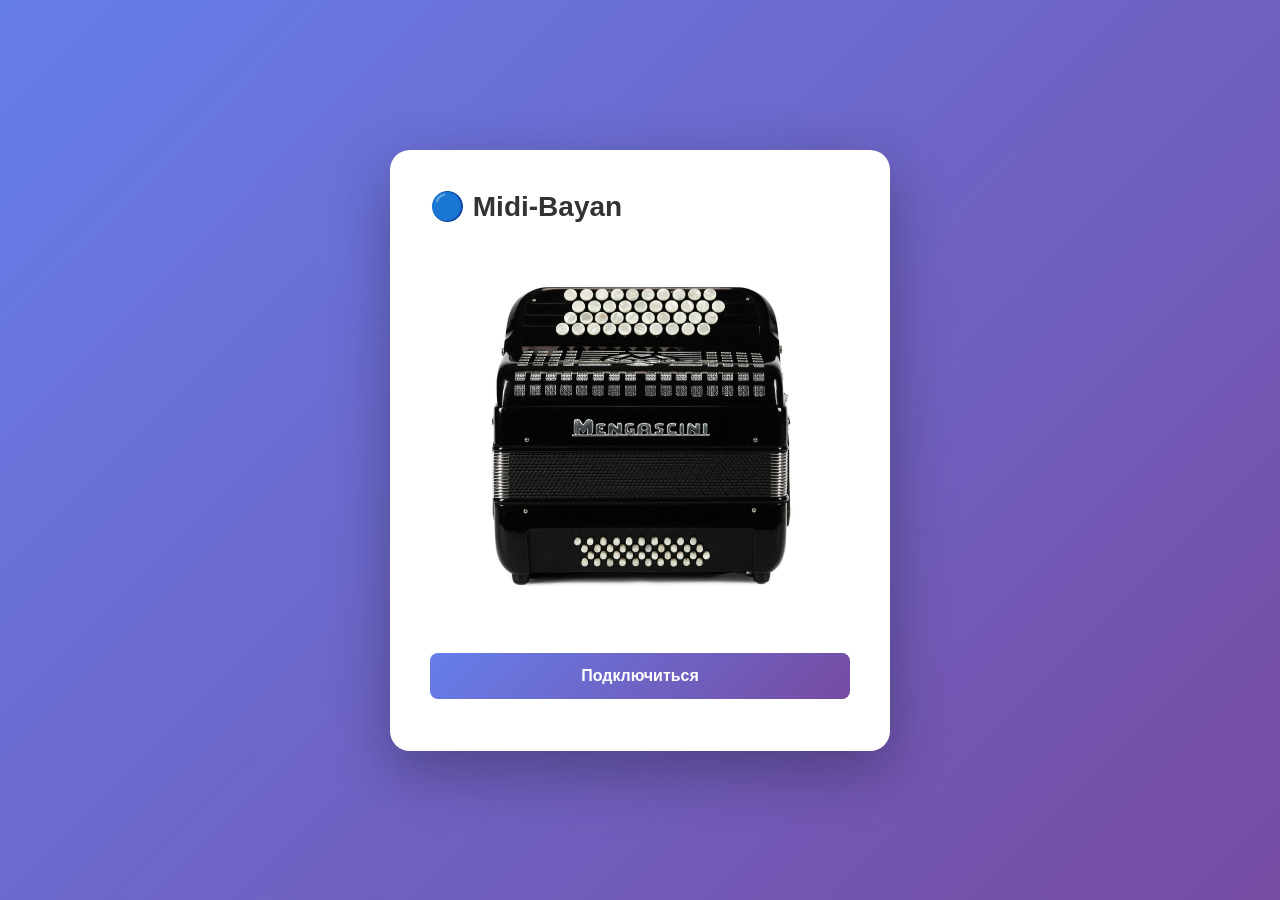
<file: index.html>
<!DOCTYPE html>
<html lang="ru">
<head>
    <meta charset="UTF-8">
    <meta name="viewport" content="width=device-width, initial-scale=1.0">
    <meta name="theme-color" content="#667eea">
    <meta name="apple-mobile-web-app-capable" content="yes">
    <meta name="apple-mobile-web-app-status-bar-style" content="black-translucent">
    <meta name="apple-mobile-web-app-title" content="Midi-Bayan">
    <title>Midi-Bayan Control</title>
    <link rel="manifest" href="manifest.json">
    <link rel="apple-touch-icon" href="icon.svg">
    <link rel="stylesheet" href="styles.css">
    <script src="api.js"></script>
    <script src="ble.js"></script>
    <script src="player.js"></script>
</head>
<body>
    <div class="container">
        <!-- Экран входа: подключение к midi-сервису -->
        <div id="screenEntrance" class="screen">
            <h1>🔵 Midi-Bayan</h1>

            <img src="bayan.jpg" alt="Баян" class="bayan-image" />

            <button id="connectBtn" class="btn-primary" onclick="connect()">Подключиться</button>
        </div>

        <!-- Экран меню: доступен после подключения -->
        <div id="screenMenu" class="screen screen-hidden">
            <h1>🎛️ Меню</h1>

            <button class="btn-primary" onclick="showScreen('screenSettings')">⚙️ Настройки</button>
            <button class="btn-primary" onclick="showScreen('screenAudio')">🔊 Аудио</button>
            <button class="btn-primary" onclick="showScreen('screenStyle')">🎹 Стиль</button>
            <button class="btn-primary" onclick="showScreen('screenMidi')">🎵 MIDI</button>
            <button id="disconnectBtnMenu" class="btn-danger" onclick="disconnect()">Отключиться</button>
        </div>

        <!-- Экран настроек: доступен из меню -->
        <div id="screenSettings" class="screen screen-hidden">
            <h1>⚙️ Настройки</h1>

            <button class="btn-secondary" onclick="showScreen('screenMenu')">← Назад</button>

            <div class="input-group">
                <label>Канал:</label>
                <div class="channel-buttons">
                    <button type="button" class="btn-channel active" data-channel="0" onclick="selectChannelAndGetProgram(0)">Мелодия</button>
                    <button type="button" class="btn-channel" data-channel="1" onclick="selectChannelAndGetProgram(1)">Аккорд</button>
                    <button type="button" class="btn-channel" data-channel="2" onclick="selectChannelAndGetProgram(2)">Бас</button>
                </div>
                <input type="hidden" id="channelValue" value="0" />
            </div>

            <div class="row-fields">
                <div class="input-group">
                    <label>Инструмент</label>
                    <select id="instrumentValue" onchange="sendSetProgram()"></select>
                </div>
                <div class="input-group">
                    <label>Громкость <span id="volumeValueDisplay">100</span></label>
                    <input type="range" id="volumeValue" min="0" max="127" value="100" oninput="document.getElementById('volumeValueDisplay').textContent=this.value" onchange="sendSetProgram()" />
                </div>
                <div class="input-group">
                    <label>Октава</label>
                    <div class="octave-control">
                        <button type="button" class="btn-octave" onclick="changeOctave(-1)" aria-label="Октава минус">−</button>
                        <span id="octaveValueDisplay">0</span>
                        <button type="button" class="btn-octave" onclick="changeOctave(1)" aria-label="Октава плюс">+</button>
                    </div>
                    <input type="hidden" id="octaveValue" value="0" />
                </div>
            </div>

            <button id="saveBtn" class="btn-primary" onclick="sendSetProgram()">Сохранить</button>
        </div>

        <!-- Экран аудио: доступен из меню -->
        <div id="screenAudio" class="screen screen-hidden">
            <h1>🔊 Аудио</h1>

            <button class="btn-secondary" onclick="showScreen('screenMenu')">← Назад</button>

            <div class="input-group">
                <label>Реверб <span id="audioReverbDisplay">0</span></label>
                <input type="range" id="audioReverb" min="0" max="127" value="0"
                    oninput="document.getElementById('audioReverbDisplay').textContent=this.value"
                    onchange="sendSetAudio()" />
            </div>
            <div class="input-group">
                <label>Хорус <span id="audioChorusDisplay">0</span></label>
                <input type="range" id="audioChorus" min="0" max="127" value="0"
                    oninput="document.getElementById('audioChorusDisplay').textContent=this.value"
                    onchange="sendSetAudio()" />
            </div>
            <div class="input-group">
                <label>Дилей <span id="audioDelayDisplay">0</span></label>
                <input type="range" id="audioDelay" min="0" max="127" value="0"
                    oninput="document.getElementById('audioDelayDisplay').textContent=this.value"
                    onchange="sendSetAudio()" />
            </div>
        </div>

        <!-- Экран MIDI: выбор файла, воспроизведение через BLE MIDI характеристику -->
        <div id="screenMidi" class="screen screen-hidden">
            <h1>🎵 MIDI</h1>

            <button class="btn-secondary" onclick="showScreen('screenMenu')">← Назад</button>

            <div class="input-group">
                <label for="midiFileInput">MIDI-файл</label>
                <input type="file" id="midiFileInput" accept=".mid,.midi,audio/midi,audio/x-midi"
                    onchange="updateMidiFileLabel()" />
                <p id="midiFileName" class="midi-file-name">Файл не выбран</p>
            </div>

            <button id="midiPlayBtn" class="btn-primary" onclick="toggleMidiPlayback()">▶ Пуск</button>

            <button id="recordBtn" class="btn-primary" onclick="toggleRecord()">⏺ Запись</button>
        </div>

        <!-- Экран стиля: команда CMD_STYLE (пуск) -->
        <div id="screenStyle" class="screen screen-hidden">
            <h1>🎹 Стиль</h1>

            <button class="btn-secondary" onclick="showScreen('screenMenu')">← Назад</button>

            <div class="input-group">
                <label>Стиль</label>
                <select id="styleValue" onchange="sendSetStyle()">
                    <option value="0">Метроном</option>
                    <option value="1">Pop</option>
                    <option value="2">Rock</option>
                    <option value="3">Disco</option>
                    <option value="4">Waltz</option>
                </select>
            </div>

            <button id="stylePlayBtn" class="btn-primary" onclick="sendStylePlay()">▶ Пуск</button>
            <button class="btn-primary" onclick="sendGetTempo()">🎵 Темп</button>
            <p class="style-tempo-line">Темп: <span id="styleTempoBpm">—</span> BPM</p>
        </div>
    </div>

    <script>
        // General MIDI Program names (0–127)
        const GM_INSTRUMENTS = [
            'Acoustic Grand Piano', 'Bright Acoustic Piano', 'Electric Grand Piano', 'Honky-tonk Piano',
            'Electric Piano 1', 'Electric Piano 2', 'Harpsichord', 'Clavinet',
            'Celesta', 'Glockenspiel', 'Music Box', 'Vibraphone', 'Marimba', 'Xylophone', 'Tubular Bells', 'Dulcimer',
            'Drawbar Organ', 'Percussive Organ', 'Rock Organ', 'Church Organ', 'Reed Organ', 'Accordion', 'Harmonica', 'Tango Accordion',
            'Acoustic Guitar (nylon)', 'Acoustic Guitar (steel)', 'Electric Guitar (jazz)', 'Electric Guitar (clean)',
            'Electric Guitar (muted)', 'Overdriven Guitar', 'Distortion Guitar', 'Guitar Harmonics',
            'Acoustic Bass', 'Electric Bass (finger)', 'Electric Bass (pick)', 'Fretless Bass', 'Slap Bass 1', 'Slap Bass 2', 'Synth Bass 1', 'Synth Bass 2',
            'Violin', 'Viola', 'Cello', 'Contrabass', 'Tremolo Strings', 'Pizzicato Strings', 'Orchestral Harp', 'Timpani',
            'String Ensemble 1', 'String Ensemble 2', 'Synth Strings 1', 'Synth Strings 2', 'Choir Aahs', 'Voice Oohs', 'Synth Choir', 'Orchestra Hit',
            'Trumpet', 'Trombone', 'Tuba', 'Muted Trumpet', 'French Horn', 'Brass Section', 'Synth Brass 1', 'Synth Brass 2',
            'Soprano Sax', 'Alto Sax', 'Tenor Sax', 'Baritone Sax', 'Oboe', 'English Horn', 'Bassoon', 'Clarinet',
            'Piccolo', 'Flute', 'Recorder', 'Pan Flute', 'Blown Bottle', 'Shakuhachi', 'Whistle', 'Ocarina',
            'Lead 1 (square)', 'Lead 2 (sawtooth)', 'Lead 3 (calliope)', 'Lead 4 (chiff)', 'Lead 5 (charang)', 'Lead 6 (voice)', 'Lead 7 (fifths)', 'Lead 8 (bass + lead)',
            'Pad 1 (new age)', 'Pad 2 (warm)', 'Pad 3 (polysynth)', 'Pad 4 (choir)', 'Pad 5 (bowed)', 'Pad 6 (metallic)', 'Pad 7 (halo)', 'Pad 8 (sweep)',
            'FX 1 (rain)', 'FX 2 (soundtrack)', 'FX 3 (crystal)', 'FX 4 (atmosphere)', 'FX 5 (brightness)', 'FX 6 (goblins)', 'FX 7 (echoes)', 'FX 8 (sci-fi)',
            'Sitar', 'Banjo', 'Shamisen', 'Koto', 'Kalimba', 'Bag pipe', 'Fiddle', 'Shanai',
            'Tinkle Bell', 'Agogo', 'Steel Drums', 'Woodblock', 'Taiko Drum', 'Melodic Tom', 'Synth Drum', 'Reverse Cymbal',
            'Guitar Fret Noise', 'Breath Noise', 'Seashore', 'Bird Tweet', 'Telephone Ring', 'Helicopter', 'Applause', 'Gunshot'
        ];

        function initInstrumentSelect() {
            const sel = document.getElementById('instrumentValue');
            GM_INSTRUMENTS.forEach((name, i) => {
                const opt = document.createElement('option');
                opt.value = i;
                opt.textContent = i + '. ' + name;
                sel.appendChild(opt);
            });
        }

        function changeOctave(delta) {
            const el = document.getElementById('octaveValue');
            let v = parseInt(el.value, 10) + delta;
            v = Math.max(-3, Math.min(3, v));
            el.value = v;
            document.getElementById('octaveValueDisplay').textContent = v;
            sendSetProgram();
        }

        function showScreen(id) {
            document.querySelectorAll('.screen').forEach(el => {
                el.classList.toggle('screen-hidden', el.id !== id);
            });
            if (id === 'screenAudio') {
                sendGetAudio();
            }
        }

        async function connect() {
            await BLE.connect({
                onConnected: () => {
                    showScreen('screenMenu');
                    readCharacteristic();
                },
                onDisconnected: () => {
                    stylePlaying = false;
                    updateStylePlayButton();
                    stopMidiPlayback();
                    midiRecording = false;
                    updateRecordButton();
                    showScreen('screenEntrance');
                },
                onValue: processCharacteristicValue,
                onMidiValue: onMidiNotification
            });
        }

        function disconnect() {
            BLE.disconnect();
        }

        function fillProgramFields(instrument, volume, octave) {
            const instEl = document.getElementById('instrumentValue');
            instEl.value = String(Number(instrument) & 0x7f);
            const volEl = document.getElementById('volumeValue');
            volEl.value = volume;
            document.getElementById('volumeValueDisplay').textContent = volume;
            const octaveClamped = Math.max(-3, Math.min(3, Number(octave)));
            document.getElementById('octaveValue').value = octaveClamped;
            document.getElementById('octaveValueDisplay').textContent = octaveClamped;
        }

        function fillAudioFields(reverb, chorus, delay) {
            const setSlider = (id, displayId, value) => {
                const v = Math.max(0, Math.min(127, Number(value) & 0x7f));
                document.getElementById(id).value = v;
                document.getElementById(displayId).textContent = v;
            };
            setSlider('audioReverb', 'audioReverbDisplay', reverb);
            setSlider('audioChorus', 'audioChorusDisplay', chorus);
            setSlider('audioDelay', 'audioDelayDisplay', delay);
        }

        function processCharacteristicValue(value) {
            const buf = value.buffer || value;
            const bytes = new Uint8Array(buf, value.byteOffset || 0, value.byteLength || buf.byteLength);
            const hex = Array.from(bytes).map(b => b.toString(16).padStart(2, '0')).join(' ');
            console.log('Значение характеристики:', hex);
            if (bytes.length === 0) return;
            switch (bytes[0]) {
                case CMD_GET_PROGRAM:
                    if (bytes.length >= 5) {
                        console.log('  get_program: канал:', bytes[1], 'инструмент:', bytes[2], 'громкость:', bytes[3], 'октава:', bytes[4]);
                        fillProgramFields(bytes[2], bytes[3], bytes[4]);
                    }
                    break;
                case CMD_GET_AUDIO:
                    if (bytes.length >= 4) {
                        console.log('  get_audio: реверб:', bytes[1], 'хорус:', bytes[2], 'дилей:', bytes[3]);
                        fillAudioFields(bytes[1], bytes[2], bytes[3]);
                    }
                    break;
                case CMD_STYLE:
                    console.log('  style (ответ устройства)');
                    break;
                case CMD_TEMPO:
                    if (bytes.length >= 3) {
                        const bpm = bytes[1] | (bytes[2] << 8);
                        console.log('  tempo: bpm=', bpm);
                        const el = document.getElementById('styleTempoBpm');
                        if (el) el.textContent = String(bpm);
                    }
                    break;
                default:
                    console.log('  неизвестный ответ, cmd=', bytes[0]);
            }
        }

        async function readCharacteristic() {
            try {
                const bytes = await BLE.readValue();
                processCharacteristicValue(bytes);
            } catch (error) {
                console.error('Ошибка чтения:', error);
            }
        }

        function selectChannelAndGetProgram(channel) {
            document.getElementById('channelValue').value = channel;
            document.querySelectorAll('.btn-channel').forEach(btn => {
                btn.classList.toggle('active', parseInt(btn.dataset.channel, 10) === channel);
            });
            sendGetProgram();
        }

        async function sendGetProgram() {
            try {
                const channel = parseInt(document.getElementById('channelValue').value, 10) & 0xff;
                const msg = buildGetProgramMessage(channel);
                await BLE.writeValue(msg);
                console.log('Отправлено get_program, channel:', channel);
            } catch (error) {
                console.error('Ошибка отправки get_program:', error);
            }
        }

        async function sendGetAudio() {
            try {
                const msg = buildGetAudioMessage();
                await BLE.writeValue(msg);
                console.log('Отправлено get_audio');
            } catch (error) {
                console.error('Ошибка отправки get_audio:', error);
            }
        }

        async function sendSetStyle() {
            try {
                const style = parseInt(document.getElementById('styleValue').value, 10);
                if (isNaN(style) || style < 0 || style > 4) {
                    console.log('Ошибка валидации style:', style);
                    return;
                }
                const msg = buildStyleSetMessage(style);
                await BLE.writeValue(msg);
                console.log('Отправлено CMD_STYLE (стиль):', style);
            } catch (error) {
                console.error('Ошибка отправки style:', error);
            }
        }

        let stylePlaying = false;

        function updateStylePlayButton() {
            const btn = document.getElementById('stylePlayBtn');
            if (btn) btn.textContent = stylePlaying ? '⏹ Стоп' : '▶ Пуск';
        }

        async function sendStylePlay() {
            try {
                const msg = buildStylePlayMessage();
                await BLE.writeValue(msg);
                stylePlaying = !stylePlaying;
                updateStylePlayButton();
                console.log(stylePlaying ? 'Отправлено CMD_STYLE (пуск)' : 'Отправлено CMD_STYLE (стоп)');
            } catch (error) {
                console.error('Ошибка отправки style:', error);
            }
        }

        async function sendGetTempo() {
            try {
                const msg = buildGetTempoMessage();
                await BLE.writeValue(msg);
                console.log('Отправлено CMD_TEMPO');
            } catch (error) {
                console.error('Ошибка отправки tempo:', error);
            }
        }

        async function sendSetAudio() {
            try {
                const reverb = parseInt(document.getElementById('audioReverb').value, 10);
                const chorus = parseInt(document.getElementById('audioChorus').value, 10);
                const delay = parseInt(document.getElementById('audioDelay').value, 10);
                const inRange = (v) => !isNaN(v) && v >= 0 && v <= 127;
                if (!inRange(reverb) || !inRange(chorus) || !inRange(delay)) {
                    console.log('Ошибка валидации set_audio:', reverb, chorus, delay);
                    return;
                }
                const msg = buildSetAudioMessage(reverb, chorus, delay);
                await BLE.writeValue(msg);
                console.log('Отправлено set_audio:', reverb, chorus, delay);
            } catch (error) {
                console.log('Ошибка отправки set_audio:', error);
            }
        }

        async function sendSetProgram() {
            try {
                const channel = parseInt(document.getElementById('channelValue').value, 10);
                const instrument = parseInt(document.getElementById('instrumentValue').value, 10);
                const volume = parseInt(document.getElementById('volumeValue').value, 10);
                const octave = parseInt(document.getElementById('octaveValue').value, 10);
                if (isNaN(channel) || channel < 0 || channel > 15) {
                    console.log('Ошибка валидации: канал должен быть от 0 до 15', channel);
                    return;
                }
                if (isNaN(instrument) || instrument < 0 || instrument > 127) {
                    console.log('Ошибка валидации: инструмент должен быть от 0 до 127', instrument);
                    return;
                }
                if (isNaN(volume) || volume < 0 || volume > 127) {
                    console.log('Ошибка валидации: громкость должна быть от 0 до 127', volume);
                    return;
                }
                if (isNaN(octave) || octave < -3 || octave > 3) {
                    console.log('Ошибка валидации: октава должна быть от -3 до 3', octave);
                    return;
                }
                const msg = buildSetProgramMessage(channel & 0xff, instrument & 0xff, volume & 0xff, octave & 0xff);
                await BLE.writeValue(msg);
                console.log('Отправлено set_program:', channel, instrument, volume, octave);
            } catch (error) {
                console.log('Ошибка отправки set_program:', error);
            }
        }

        initInstrumentSelect();

        if ('serviceWorker' in navigator) {
            navigator.serviceWorker.register('sw.js').catch(() => {});
        }
    </script>

    <!-- Yandex.Metrika counter -->
    <script type="text/javascript">
        (function(m,e,t,r,i,k,a){
            m[i]=m[i]||function(){(m[i].a=m[i].a||[]).push(arguments)};
            m[i].l=1*new Date();
            for (var j = 0; j < document.scripts.length; j++) {if (document.scripts[j].src === r) { return; }}
            k=e.createElement(t),a=e.getElementsByTagName(t)[0],k.async=1,k.src=r,a.parentNode.insertBefore(k,a)
        })(window, document,'script','https://mc.yandex.ru/metrika/tag.js?id=109193556', 'ym');

        ym(109193556, 'init', {ssr:true, webvisor:true, clickmap:true, ecommerce:"dataLayer", referrer: document.referrer, url: location.href, accurateTrackBounce:true, trackLinks:true});
    </script>
    <noscript><div><img src="https://mc.yandex.ru/watch/109193556" style="position:absolute; left:-9999px;" alt="" /></div></noscript>
    <!-- /Yandex.Metrika counter -->
</body>
</html>
</file>
<file: styles.css>
* {
    margin: 0;
    padding: 0;
    box-sizing: border-box;
}

body {
    font-family: -apple-system, BlinkMacSystemFont, 'Segoe UI', Roboto, Oxygen, Ubuntu, Cantarell, sans-serif;
    background: linear-gradient(135deg, #667eea 0%, #764ba2 100%);
    min-height: 100vh;
    display: flex;
    justify-content: center;
    align-items: center;
    padding: 20px;
}

.container {
    background: white;
    border-radius: 20px;
    box-shadow: 0 20px 60px rgba(0, 0, 0, 0.3);
    padding: 40px;
    max-width: 500px;
    width: 100%;
}

h1 {
    color: #333;
    margin-bottom: 10px;
    font-size: 28px;
}

.subtitle {
    color: #666;
    margin-bottom: 30px;
    font-size: 14px;
}

.status {
    padding: 12px;
    border-radius: 8px;
    margin-bottom: 20px;
    font-weight: 500;
    text-align: center;
}

.status.disconnected {
    background: #fee;
    color: #c33;
}

.status.connected {
    background: #efe;
    color: #3c3;
}

.status.scanning {
    background: #eef;
    color: #33c;
}

button {
    width: 100%;
    padding: 14px;
    margin-bottom: 12px;
    border: none;
    border-radius: 8px;
    font-size: 16px;
    font-weight: 600;
    cursor: pointer;
    transition: all 0.3s;
}

button:hover {
    transform: translateY(-2px);
    box-shadow: 0 4px 12px rgba(0, 0, 0, 0.2);
}

button:active {
    transform: translateY(0);
}

button:disabled {
    opacity: 0.5;
    cursor: not-allowed;
    transform: none;
}

.btn-primary {
    background: linear-gradient(135deg, #667eea 0%, #764ba2 100%);
    color: white;
}

.btn-secondary {
    background: #6c757d;
    color: white;
}

.btn-success {
    background: #28a745;
    color: white;
}

.btn-danger {
    background: #dc3545;
    color: white;
}

.channel-buttons {
    display: flex;
    gap: 10px;
    margin-bottom: 12px;
}

.btn-channel {
    flex: 1;
    padding: 12px;
    border: 2px solid #e0e0e0;
    border-radius: 8px;
    font-size: 14px;
    font-weight: 600;
    cursor: pointer;
    background: #f0f0f0;
    color: #555;
    transition: all 0.2s;
}

.btn-channel:hover {
    border-color: #667eea;
    background: #e8eaf6;
    color: #333;
}

.btn-channel.active {
    border-color: #667eea;
    background: linear-gradient(135deg, #667eea 0%, #764ba2 100%);
    color: white;
}

.input-group {
    margin-bottom: 20px;
}

label {
    display: block;
    margin-bottom: 8px;
    color: #333;
    font-weight: 500;
}

input[type="text"],
input[type="number"],
input[type="file"],
select {
    width: 100%;
    padding: 12px;
    border: 2px solid #e0e0e0;
    border-radius: 8px;
    font-size: 14px;
    transition: border-color 0.3s;
    background: white;
}

input[type="text"]:focus,
input[type="number"]:focus,
select:focus {
    outline: none;
    border-color: #667eea;
}

#volumeValueDisplay {
    margin-left: 6px;
    font-weight: 600;
    color: #667eea;
}

input[type="range"] {
    width: 100%;
    height: 8px;
    -webkit-appearance: none;
    appearance: none;
    background: #e0e0e0;
    border-radius: 4px;
}

input[type="range"]::-webkit-slider-thumb {
    -webkit-appearance: none;
    appearance: none;
    width: 20px;
    height: 20px;
    border-radius: 50%;
    background: #667eea;
    cursor: pointer;
    border: 2px solid white;
    box-shadow: 0 1px 3px rgba(0,0,0,0.2);
}

input[type="range"]::-moz-range-thumb {
    width: 20px;
    height: 20px;
    border-radius: 50%;
    background: #667eea;
    cursor: pointer;
    border: 2px solid white;
    box-shadow: 0 1px 3px rgba(0,0,0,0.2);
}

.octave-control {
    display: flex;
    align-items: center;
    justify-content: center;
    gap: 12px;
}

.octave-control .btn-octave {
    min-width: 36px;
    height: 36px;
    padding: 0 10px;
    border: 2px solid #e0e0e0;
    border-radius: 8px;
    background: white;
    color: #333;
    font-size: 20px;
    font-weight: 600;
    line-height: 1;
    cursor: pointer;
    transition: border-color 0.2s, background 0.2s;
}

.octave-control .btn-octave:hover {
    border-color: #667eea;
    background: #f5f3ff;
}

.octave-control #octaveValueDisplay {
    min-width: 1.5em;
    text-align: center;
    font-weight: 600;
    font-size: 16px;
    color: #333;
}

.row-fields {
    display: flex;
    flex-wrap: wrap;
    gap: 12px;
    margin-bottom: 20px;
}

.row-fields .input-group {
    margin-bottom: 0;
}

/* Первая строка: инструмент на всю ширину */
.row-fields .input-group:nth-child(1) {
    flex: 1 1 100%;
    width: 100%;
}

/* Вторая строка: громкость 2/3, октава 1/3 */
.row-fields .input-group:nth-child(2) {
    flex: 2 1 0;
    min-width: 0;
}

.row-fields .input-group:nth-child(3) {
    flex: 1 1 0;
    min-width: 0;
}

/* Мобильные: инструмент на всю ширину, громкость и октава на следующей строке */
@media (max-width: 640px) {
    body {
        padding: 10px;
        align-items: flex-start;
        overflow-x: hidden;
    }

    .container {
        padding: 24px 20px;
    }

    .bayan-image {
        width: 100vw;
        max-width: 100vw;
        margin-left: calc(-50vw + 50%);
        margin-right: calc(-50vw + 50%);
        border-radius: 0;
        max-height: min(55vh, 420px);
    }

    .row-fields {
        flex-wrap: wrap;
    }

    .row-fields .input-group:nth-child(1) {
        flex: 1 1 100%;
        width: 100%;
    }

    .row-fields .input-group:nth-child(1) select {
        width: 100%;
        min-height: 48px;
        padding: 14px 16px;
        font-size: 16px;
        -webkit-appearance: none;
        appearance: none;
        background-image: url("data:image/svg+xml,%3Csvg xmlns='http://www.w3.org/2000/svg' width='12' height='12' viewBox='0 0 12 12'%3E%3Cpath fill='%23666' d='M6 8L1 3h10z'/%3E%3C/svg%3E");
        background-repeat: no-repeat;
        background-position: right 14px center;
        padding-right: 40px;
        border-radius: 10px;
        border: 2px solid #e0e0e0;
        background-color: #fafafa;
    }

    .row-fields .input-group:nth-child(1) select:focus {
        border-color: #667eea;
        background-color: white;
    }

    .row-fields .input-group:nth-child(2) {
        flex: 2 1 0;
        min-width: 0;
    }

    .row-fields .input-group:nth-child(3) {
        flex: 1 1 0;
        min-width: 0;
    }

    /* Октава: кнопки − и + по бокам от значения, помещаются в 1/3 ширины */
    .octave-control {
        flex-direction: row;
        justify-content: space-between;
        align-items: center;
        gap: 6px;
        width: 100%;
        min-width: 0;
    }

    .octave-control .btn-octave {
        min-width: 32px;
        width: 32px;
        height: 40px;
        padding: 0;
        font-size: 20px;
        flex-shrink: 0;
    }

    .octave-control #octaveValueDisplay {
        font-size: 18px;
        flex-shrink: 0;
        min-width: 1.2em;
    }
}

.value-display {
    background: #f8f9fa;
    padding: 16px;
    border-radius: 8px;
    margin-bottom: 20px;
    min-height: 50px;
    word-break: break-all;
    font-family: 'Courier New', monospace;
    font-size: 14px;
    color: #333;
}

.value-display.empty {
    color: #999;
    font-style: italic;
}

.bayan-image {
    display: block;
    max-width: 100%;
    width: 100%;
    height: auto;
    max-height: min(50vh, 400px);
    margin: 0 auto 20px;
    border-radius: 12px;
    object-fit: contain;
}

.screen {
    display: block;
}

.screen.screen-hidden {
    display: none;
}

.style-tempo-line {
    margin-top: 16px;
    text-align: center;
    color: #444;
    font-size: 17px;
}

.style-tempo-line span {
    font-weight: 700;
    color: #333;
}

.midi-file-name {
    margin-top: 8px;
    font-size: 14px;
    color: #666;
    word-break: break-all;
}

input[type="file"] {
    padding: 10px;
    cursor: pointer;
}
</file>
